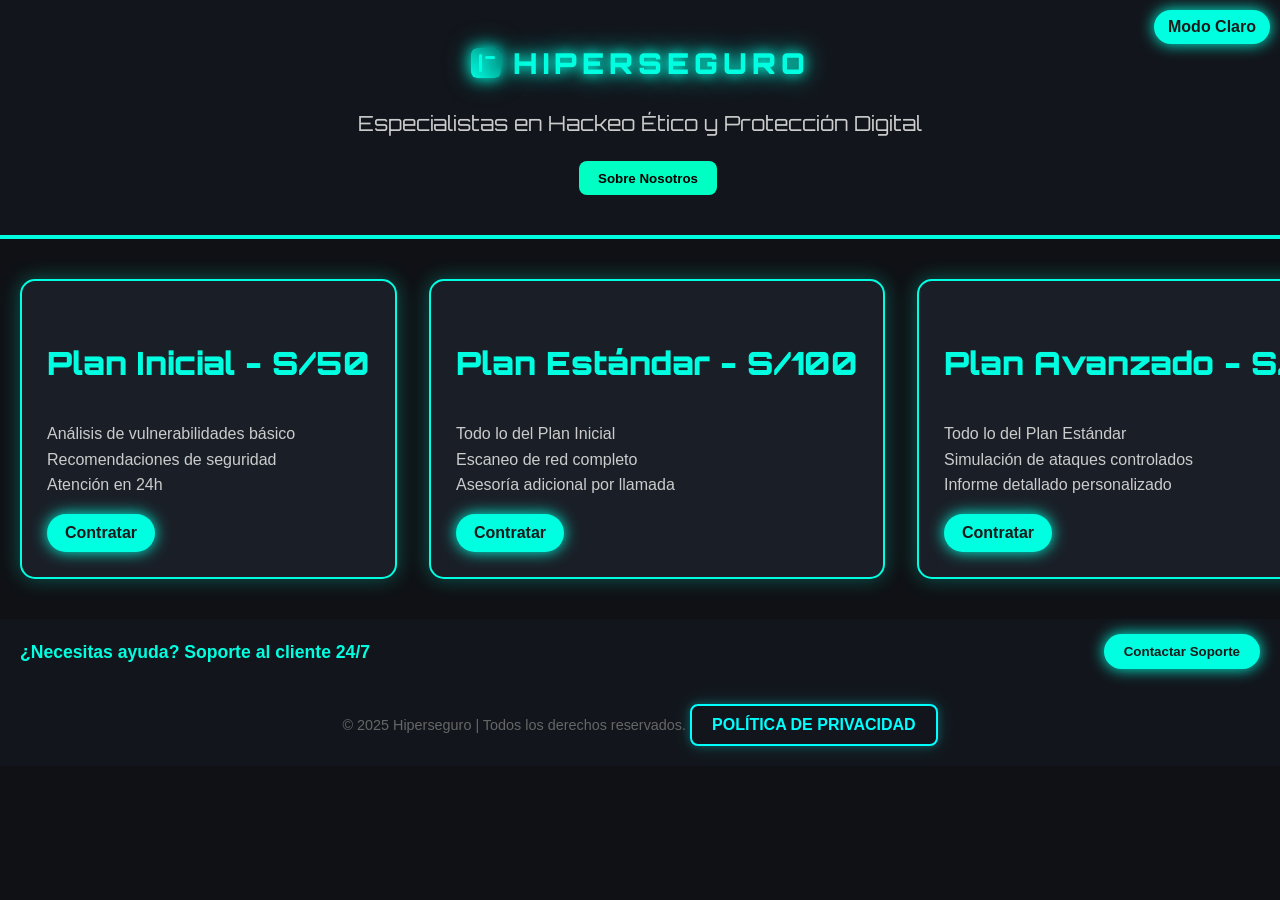
<file: index.html>
<!DOCTYPE html>
<html lang="es">
<head>
  <meta charset="UTF-8" />
  <meta name="viewport" content="width=device-width, initial-scale=1" />
  <title>Hiperseguro | Ciberseguridad y Hackeo Ético</title>
  <link href="https://fonts.googleapis.com/css2?family=Orbitron:wght@400;700&display=swap" rel="stylesheet" />
  <style>
    :root {
      --primario: #00ffe1;
      --fondo-oscuro: #0f1115;
      --fondo-claro: #f4f4f4;
      --texto-oscuro: #1a1a1a;
      --texto-claro: #fff;
      --plan-bg-oscuro: #1a1f27;
      --plan-bg-claro: #e0f7f9;
      --plan-border: #00ffe1;
      --gris-claro: #ccc;
      --gris-oscuro: #444;
      --shadow-plan: rgba(0, 255, 225, 0.3);
      --font: 'Segoe UI', Tahoma, Geneva, Verdana, sans-serif;
      --font-futurista: 'Orbitron', sans-serif;
    }

    body {
      font-family: var(--font);
      margin: 0;
      padding: 0;
      background-color: var(--fondo-oscuro);
      color: var(--texto-claro);
      line-height: 1.6;
      overflow-x: hidden;
      transition: background-color 0.4s, color 0.4s;
    }

    body.modo-claro {
      background-color: var(--fondo-claro);
      color: var(--texto-oscuro);
    }

    header {
      background-color: #12161c;
      padding: 40px 20px;
      text-align: center;
      border-bottom: 4px solid var(--primario);
      user-select: none;
      font-family: var(--font-futurista);
    }

    header.modo-claro {
      background-color: #e5f6f8;
      border-color: #007a71;
      color: var(--texto-oscuro);
    }

    header h1 {
      font-size: 2.8em;
      margin-bottom: 10px;
      color: var(--primario);
      text-shadow: 0 0 10px var(--primario);
    }

    header.modo-claro h1 {
      color: #007a71;
      text-shadow: none;
    }

    header p {
      font-size: 1.3em;
      color: #cccccc;
    }

    header.modo-claro p {
      color: #444;
    }

    .logo-hiper {
      margin-bottom: 1rem;
      display: flex;
      justify-content: center;
      align-items: center;
    }

    .logo-container {
      display: flex;
      align-items: center;
      gap: 12px;
    }

    .logo-square {
      width: 30px;
      height: 30px;
      background: linear-gradient(45deg, #00ffe1, #007a71);
      box-shadow: 0 0 15px #00ffe1, 0 0 25px #007a71;
      animation: rotar 4s linear infinite;
      border-radius: 6px;
      position: relative;
    }

    .logo-square::before,
    .logo-square::after {
      content: '';
      position: absolute;
      border-radius: 3px;
      background: #00ffe1;
      box-shadow: 0 0 10px #00ffe1;
    }

    .logo-square::before {
      top: 6px;
      left: 8px;
      width: 3px;
      height: 18px;
      animation: parpadear 3s infinite;
    }

    .logo-square::after {
      top: 8px;
      left: 14px;
      width: 10px;
      height: 3px;
      animation: parpadear 2s infinite;
    }

    @keyframes rotar {
      0% {
        transform: rotate(0deg);
      }
      100% {
        transform: rotate(360deg);
      }
    }

    @keyframes parpadear {
      0%,
      100% {
        opacity: 1;
      }
      50% {
        opacity: 0.3;
      }
    }

    .logo-text {
      font-family: var(--font-futurista);
      font-weight: 900;
      font-size: 1.8rem;
      color: var(--primario);
      text-shadow: 0 0 12px var(--primario), 0 0 25px #00ffe1;
      letter-spacing: 5px;
      text-transform: uppercase;
    }

    .modo-claro .logo-text {
      color: #007a71;
      text-shadow: none;
    }

    #modoToggle {
      position: fixed;
      top: 10px;
      right: 10px;
      z-index: 1000;
      background: var(--primario);
      border: none;
      font-size: 1rem;
      cursor: pointer;
      color: var(--texto-oscuro);
      padding: 8px 14px;
      border-radius: 25px;
      font-weight: 700;
      box-shadow: 0 0 15px var(--primario);
      user-select: none;
      transition: background-color 0.4s, color 0.4s;
    }

    body.modo-claro #modoToggle {
      background: #007a71;
      color: var(--texto-claro);
      box-shadow: 0 0 15px #007a71;
    }

    #planes {
      padding: 40px 20px;
      display: flex;
      gap: 2rem;
      overflow-x: auto;
      scroll-snap-type: x mandatory;
      -webkit-overflow-scrolling: touch;
      scroll-behavior: smooth;
      cursor: grab;
    }

    .plan {
      background-color: var(--plan-bg-oscuro);
      border: 2px solid var(--plan-border);
      border-radius: 15px;
      padding: 25px;
      min-width: 280px;
      scroll-snap-align: center;
      box-shadow: 0 0 20px var(--shadow-plan);
      flex-shrink: 0;
      color: #ccc;
      transition: background-color 0.4s, color 0.4s;
    }

    body.modo-claro .plan {
      background-color: var(--plan-bg-claro);
      border-color: #007a71;
      color: var(--texto-oscuro);
    }

    .plan h3 {
      font-family: var(--font-futurista);
      font-weight: 900;
      font-size: 2rem;
      color: var(--primario);
      transition: color 0.4s;
    }

    body.modo-claro .plan h3 {
      color: #007a71;
    }

    .plan ul {
      list-style: none;
      padding: 0;
    }

    .plan button {
      background-color: var(--primario);
      border: none;
      color: var(--texto-oscuro);
      font-weight: 700;
      padding: 10px 18px;
      font-size: 1rem;
      border-radius: 30px;
      box-shadow: 0 0 15px var(--primario);
      cursor: pointer;
      transition: background-color 0.4s, color 0.4s;
    }

    body.modo-claro .plan button {
      background-color: #007a71;
      color: var(--texto-claro);
      box-shadow: 0 0 15px #007a71;
    }

    .modal {
      position: fixed;
      top: 0;
      left: 0;
      width: 100%;
      height: 100%;
      background: rgba(0, 0, 0, 0.8);
      display: flex;
      align-items: center;
      justify-content: center;
      z-index: 999;
    }

    .oculto {
      display: none;
    }

    .contenido-modal {
      text-align: center;
      background: #111;
      padding: 2rem;
      border-radius: 10px;
      color: white;
    }

    .barra-externa {
      background: #333;
      border-radius: 10px;
      overflow: hidden;
      margin-top: 1rem;
    }

    .barra-interna {
      height: 10px;
      background: #00ffff;
      width: 0%;
      transition: width 0.2s;
    }

    .figura {
      position: absolute;
      background: #00ffff;
      z-index: -1;
      animation: flotar 4s infinite ease-in-out;
    }

    @keyframes flotar {
      0%,
      100% {
        transform: translateY(0);
      }
      50% {
        transform: translateY(-10px);
      }
    }

    footer {
      text-align: center;
      padding: 20px;
      font-size: 0.9rem;
      background-color: #12161c;
      color: #666;
      user-select: none;
    }
    

    body.modo-claro footer {
      background-color: #e5f6f8;
      color: #444;
    }

    /* Sección soporte cliente */
    #soporteCliente {
      background: #12161c;
      color: #00ffe1;
      padding: 15px 20px;
      display: flex;
      justify-content: space-between;
      align-items: center;
      gap: 1rem;
      flex-wrap: wrap;
      user-select: none;
    }

    body.modo-claro #soporteCliente {
      background: #e0f7f9;
      color: #007a71;
    }

    #soporteCliente p {
      margin: 0;
      font-weight: 700;
      font-size: 1.1rem;
    }

    #soporteCliente button {
      background-color: var(--primario);
      border: none;
      padding: 10px 20px;
      font-weight: 700;
      color: var(--texto-oscuro);
      border-radius: 25px;
      cursor: pointer;
      box-shadow: 0 0 15px var(--primario);
      transition: background-color 0.4s, color 0.4s;
    }

    body.modo-claro #soporteCliente button {
      background-color: #007a71;
      color: var(--texto-claro);
      box-shadow: 0 0 15px #007a71;
    }

    #pantallaSobre {
  position: fixed; top: 0; left: 0; width: 100%; height: 100%;
  background: linear-gradient(135deg, #111, #333);
  color: #f5f5f5;
  display: flex; justify-content: center; align-items: center;
  padding: 2rem;
  z-index: 10000;
  transition: opacity 0.5s;
}

#pantallaSobre.oculto {
  display: none;
}

.contenido-sobre {
  max-width: 700px;
  background: rgba(255,255,255,0.05);
  padding: 2rem;
  border-radius: 15px;
  box-shadow: 0 0 20px rgba(255,255,255,0.1);
  text-align: center;
  animation: fadeIn 0.6s ease-out;
}

.contenido-sobre h2 {
  font-size: 2rem;
  margin-bottom: 1rem;
  color: #00ffc3;
}

.contenido-sobre p {
  font-size: 1.1rem;
  line-height: 1.6;
  margin-bottom: 1rem;
}

.contenido-sobre button {
  padding: 0.7rem 1.5rem;
  background: #00ffc3;
  border: none;
  border-radius: 8px;
  color: #000;
  cursor: pointer;
  font-weight: bold;
  transition: background 0.3s;
}

.contenido-sobre button:hover {
  background: #00ccaa;
}

@keyframes fadeIn {
  from { opacity: 0; transform: scale(0.95); }
  to { opacity: 1; transform: scale(1); }
}

#btnSobre {
  padding: 0.6rem 1.2rem;
  background: #00ffc3;
  border: none;
  border-radius: 8px;
  color: #000;
  font-weight: bold;
  cursor: pointer;
  margin-left: 1rem;
  transition: background 0.3s, transform 0.2s;
}

#btnSobre:hover {
  background: #00ccaa;
  transform: scale(1.05);
}

@import url('https://fonts.googleapis.com/css2?family=Orbitron:wght@700&display=swap');

/* Pantalla completa */
#loader {
  position: fixed;
  inset: 0;
  display: flex;
  justify-content: center;
  align-items: center;
  background: #000;
  z-index: 99999;
  transition: opacity 0.6s ease-out, visibility 0s 0.6s;
}

#loader.fade-out {
  opacity: 0;
  visibility: hidden;
}

.loader-contenido {
  text-align: center;
}

/* Efecto de relleno desde blanco a gradiente */
.texto-relleno {
  font-family: 'Orbitron', sans-serif;
  font-size: clamp(2rem, 10vw, 8rem);
  letter-spacing: 0.15em;
  text-transform: uppercase;
  background: linear-gradient(90deg, #00ffc3, #00ccff);
  background-size: 0% 100%;
  background-repeat: no-repeat;
  background-clip: text;
  -webkit-background-clip: text;
  color: white;
  animation: llenarTexto 2s forwards ease-in-out;
}

@keyframes llenarTexto {
  from {
    background-size: 0% 100%;
    color: white;
  }
  to {
    background-size: 100% 100%;
    color: transparent;
  }
}

.loader-slogan {
  margin-top: 0.5rem;
  font-size: clamp(0.8rem, 2.5vw, 1.2rem);
  color: #00ffc3;
  text-shadow: 0 0 8px rgba(0, 255, 195, 0.8);
}


.loader-slogan {
  margin-top: 0.5rem;
  font-size: clamp(0.8rem, 2.5vw, 1.2rem);
  color: #00ffc3;
  text-shadow: 0 0 8px rgba(0, 255, 195, 0.8);
}

#notificaciones-container {
  position: fixed;
  bottom: 20px;
  left: 20px;
  z-index: 9999;
}

.notificacion {
  background: #0a0a0a;
  color: #0ff;
  padding: 12px 16px;
  margin-bottom: 10px;
  border-radius: 8px;
  box-shadow: 0 0 12px #0ff;
  font-weight: bold;
  font-family: 'Arial Black', sans-serif;
  animation: slideIn 0.4s ease-out;
}

@keyframes slideIn {
  from { transform: translateX(-50px); opacity: 0; }
  to { transform: translateX(0); opacity: 1; }
}

.modal-politica {
  position: fixed;
  top: 0;
  left: 0;
  width: 100%;
  height: 100%;
  background-color: rgba(15, 15, 15, 0.95);
  z-index: 99999;
  display: flex;
  justify-content: center;
  align-items: center;
  color: white;
  padding: 2rem;
}

.modal-politica h2 {
  margin-top: 0;
  color: #00ffff;
  font-size: 2rem;
}

.contenido-politica {
  background-color: #111;
  border: 2px solid #00ffff;
  border-radius: 12px;
  max-width: 600px;
  padding: 1.5rem;
  text-align: left;
  font-size: 1rem;
  box-shadow: 0 0 20px #00ffff88;
}

.modal-politica button {
  margin-top: 1rem;
  padding: 0.5rem 1rem;
  background: #00ffff;
  color: black;
  border: none;
  border-radius: 6px;
  cursor: pointer;
  font-weight: bold;
  transition: 0.3s;
}

.modal-politica button:hover {
  background: white;
}

.oculto {
  display: none;
}

  .notificacion {
    position: fixed;
    bottom: 20px;
    left: 20px;
    background: #111;
    color: #fff;
    padding: 12px 18px;
    border-radius: 8px;
    box-shadow: 0 0 12px rgba(0, 255, 204, 0.6);
    font-family: Arial, sans-serif;
    font-size: 14px;
    opacity: 0;
    animation: aparecer 0.5s forwards, desaparecer 0.5s forwards 4.5s;
    z-index: 9999;
  }

  @keyframes aparecer {
    from { opacity: 0; transform: translateY(20px); }
    to { opacity: 1; transform: translateY(0); }
  }

  @keyframes desaparecer {
    to { opacity: 0; transform: translateY(20px); }
  }

  #cursorCanvas {
  position: fixed;
  top: 0;
  left: 0;
  pointer-events: none;
  z-index: 9999;
}

.boton-neon {
  background-color: transparent;
  color: #00ffff;
  border: 2px solid #00ffff;
  border-radius: 8px;
  padding: 10px 20px;
  font-size: 1rem;
  font-weight: bold;
  cursor: pointer;
  transition: all 0.3s ease;
  text-transform: uppercase;
  box-shadow: 0 0 8px #00ffff44, 0 0 20px #00ffff22;
  position: relative;
  overflow: hidden;
}

.boton-neon:hover {
  background-color: #00ffff;
  color: #000;
  box-shadow: 0 0 12px #00ffff, 0 0 30px #00ffff99;
  transform: scale(1.05);
}



  </style>
</head>

<!-- LOADER INICIAL -->
<div id="loader">
  <div class="loader-contenido">
    <h1 class="texto-relleno">HIPERSEGURO</h1>
    <p class="loader-slogan">Especialistas en Hackeo Ético y Protección Digital</p>
  </div>
</div>


<body>
   
 <body>
  
  <!-- CABECERA CON BOTONES -->
  <header id="header">
    <div class="logo-hiper">
      <div class="logo-container">
        <div class="logo-square"></div>
        <div class="logo-text">HIPERSEGURO</div>
      </div>
    </div>
    <p>Especialistas en Hackeo Ético y Protección Digital</p>

    <!-- Botones de interacción -->
    <div class="botones-superiores">
      <button id="modoToggle">Modo Oscuro</button>
      <button id="btnSobre">Sobre Nosotros</button>
    </div>

  </header>

  
 
  <!-- AQUÍ VIENE TODO EL CONTENIDO DE TU PÁGINA: PLANES, SECCIONES, ETC. -->

  <!-- MODAL SOBRE NOSOTROS -->
  <div id="pantallaSobre" class="oculto">
    <div class="contenido-sobre">
      <h2>Sobre Hiperseguro</h2>
      <p>
        Hiperseguro es una organización enfocada en la protección digital, promoviendo el uso ético de la tecnología y el hackeo ético como herramienta de prevención.
      </p>
      <p><strong>Disclaimer:</strong> Todos los servicios están orientados a la seguridad y prevención. No promovemos el uso indebido del conocimiento técnico ni actividades ilegales.</p>
      <p>Nuestra misión es proteger a personas y empresas del cibercrimen, mediante auditorías, capacitaciones y respuestas proactivas.</p>
      <button id="btnCerrarSobre">Volver</button>
    </div>
  </div>
</body>

<div id="politicaModal" class="modal-politica oculto">
  <div class="contenido-politica">
    <h2>Política de Privacidad</h2>
    <p>
      En Hiperseguro valoramos tu privacidad. La información que proporcionas es utilizada únicamente para fines de contacto, contratación de servicios y mejora continua. No compartimos tus datos con terceros sin tu consentimiento.
    </p>
    <p>
      Al interactuar con nuestros servicios, aceptas que podamos utilizar tecnologías como WhatsApp para comunicarnos contigo, y que los datos ingresados en los formularios serán tratados de forma segura y confidencial.
    </p>
    <p>
      Puedes solicitar la eliminación de tus datos escribiéndonos directamente. Esta política puede actualizarse sin previo aviso.
    </p>
    <button id="cerrarPolitica">Volver</button>
  </div>
</div>


  <section id="planes">
    <!-- planes aquí (igual que antes) -->
    <div class="plan">
      <h3>Plan Inicial - S/50</h3>
      <ul>
        <li>Análisis de vulnerabilidades básico</li>
        <li>Recomendaciones de seguridad</li>
        <li>Atención en 24h</li>
      </ul>
      <button onclick="pagar('Plan Inicial')">Contratar</button>
    </div>
    <!-- resto de planes igual -->
    <div class="plan">
      <h3>Plan Estándar - S/100</h3>
      <ul>
        <li>Todo lo del Plan Inicial</li>
        <li>Escaneo de red completo</li>
        <li>Asesoría adicional por llamada</li>
      </ul>
      <button onclick="pagar('Plan Estándar')">Contratar</button>
    </div>

    <div class="plan">
      <h3>Plan Avanzado - S/200</h3>
      <ul>
        <li>Todo lo del Plan Estándar</li>
        <li>Simulación de ataques controlados</li>
        <li>Informe detallado personalizado</li>
      </ul>
      <button onclick="pagar('Plan Avanzado')">Contratar</button>
    </div>

    <div class="plan">
      <h3>Plan Profesional - S/350</h3>
      <ul>
        <li>Todo lo del Plan Avanzado</li>
        <li>Auditoría total de sistemas</li>
        <li>Soporte prioritario</li>
      </ul>
      <button onclick="pagar('Plan Profesional')">Contratar</button>
    </div>

    <div class="plan">
      <h3>Plan Corporativo - S/500</h3>
      <ul>
        <li>Todo lo del Plan Profesional</li>
        <li>Capacitación en ciberseguridad</li>
        <li>Reporte mensual continuo</li>
      </ul>
      <button onclick="pagar('Plan Corporativo')">Contratar</button>
    </div>

    <div class="plan">
      <h3>Plan Empresarial - S/700</h3>
      <ul>
        <li>Todo lo del Plan Corporativo</li>
        <li>Evaluación mensual de amenazas</li>
        <li>Consultoría estratégica permanente</li>
      </ul>
      <button onclick="pagar('Plan Empresarial')">Contratar</button>
    </div>

    <div class="plan">
      <h3>Plan Elite - S/1000</h3>
      <ul>
        <li>Todo lo del Plan Empresarial</li>
        <li>Monitoreo 24/7</li>
        <li>Soporte en tiempo real</li>
      </ul>
      <button onclick="pagar('Plan Elite')">Contratar</button>
    </div>

    <div class="plan">
      <h3>Plan Red Shield - S/1500</h3>
      <ul>
        <li>Todo lo del Plan Elite</li>
        <li>Protección contra amenazas persistentes</li>
        <li>Equipos dedicados de respuesta</li>
      </ul>
      <button onclick="pagar('Plan Red Shield')">Contratar</button>
    </div>

    <div class="plan">
      <h3>Plan Titan - S/2000</h3>
      <ul>
        <li>Todo lo del Plan Red Shield</li>
        <li>Auditorías trimestrales avanzadas</li>
        <li>Capacitación continua para el equipo</li>
      </ul>
      <button onclick="pagar('Plan Titan')">Contratar</button>
    </div>

    <div class="plan">
      <h3>Plan Fénix - S/3000</h3>
      <ul>
        <li>Todo lo del Plan Titan</li>
        <li>Respuesta inmediata a incidentes</li>
        <li>Consultoría estratégica global</li>
      </ul>
      <button onclick="pagar('Plan Fénix')">Contratar</button>
    </div>
  </section>

  <canvas id="cursorCanvas"></canvas>
  <section id="soporteCliente">
    <p>¿Necesitas ayuda? Soporte al cliente 24/7</p>
    <button id="contactoSoporte">Contactar Soporte</button>
  </section>

  <footer>
    &copy; 2025 Hiperseguro | Todos los derechos reservados.
          <button id="btnPolitica" class="boton-neon">Política de Privacidad</button>
  </footer>

  <script>
   const modoToggle = document.getElementById('modoToggle');
  const body = document.body;

  function actualizarTextoBoton() {
    modoToggle.textContent = body.classList.contains('modo-claro') ? 'Modo Oscuro' : 'Modo Claro';
  }

  modoToggle.addEventListener('click', () => {
    body.classList.toggle('modo-claro');
    actualizarTextoBoton();
  });

  actualizarTextoBoton();

  // Scroll horizontal rápido en planes
  const contenedorPlanes = document.getElementById('planes');
  contenedorPlanes.addEventListener('wheel', (e) => {
    e.preventDefault();
    contenedorPlanes.scrollLeft += e.deltaY * 3;
  });

  // Función general para iniciar carga y redirigir a WhatsApp
  function iniciarCargaRedireccion(destino = 'soporte', plan = '') {
    const modal = document.createElement('div');
    modal.classList.add('modal');
    modal.innerHTML = `
      <div class="contenido-modal">
        <p>${destino === 'soporte' ? 'Conectando con soporte...' : `Contratando ${plan}...`}</p>
        <div class="barra-externa">
          <div class="barra-interna" id="barraCarga"></div>
        </div>
      </div>
    `;
    document.body.appendChild(modal);

    let progreso = 0;
    const barra = modal.querySelector('#barraCarga');

    const intervalo = setInterval(() => {
      progreso += Math.random() * 90;
      barra.style.width = `${progreso}%`;

      if (progreso >= 100) {
        clearInterval(intervalo);
        document.body.removeChild(modal);
        const mensaje = destino === 'soporte'
          ? 'Hola, necesito soporte con Hiperseguro.'
          : `Hola, quiero contratar el ${plan}.`;
        const numero = '51974853331';
        const url = `https://wa.me/${numero}?text=${encodeURIComponent(mensaje)}`;
        window.open(url, '_blank');
      }
    }, 100);
  }

  // Botón contacto soporte
  const btnSoporte = document.getElementById('contactoSoporte');
  btnSoporte.addEventListener('click', () => {
    iniciarCargaRedireccion('soporte');
  });

  // Función de pago al contratar
  function pagar(plan) {
    iniciarCargaRedireccion('plan', plan);
  }

  function ajustarEscala() {
    const anchoVentana = window.innerWidth;
    const altoVentana = window.innerHeight;
    const dpr = window.devicePixelRatio || 1;

    // Ancho base considerado como "seguro"
    const anchoBase = 390; // iPhone 12 en vertical, por ejemplo

    // Escala según el ancho disponible
    const escala = anchoVentana / anchoBase;

    // Si el ancho es menor que el base, se escala; si no, se deja tal cual
    if (anchoVentana < anchoBase) {
      document.body.style.transform = `scale(${escala})`;
      document.body.style.transformOrigin = 'top left';
      document.body.style.width = `${100 / escala}%`; // Ajusta el ancho para evitar scroll horizontal
    } else {
      // Restaura a normal si ya no es necesario escalar
      document.body.style.transform = '';
      document.body.style.transformOrigin = '';
      document.body.style.width = '';
    }

    // Opcional: puedes detectar orientación para hacer ajustes adicionales
    const esVertical = altoVentana > anchoVentana;
    document.body.classList.toggle('modo-vertical', esVertical);
    document.body.classList.toggle('modo-horizontal', !esVertical);
  }

  // Ejecutar en eventos relevantes
  window.addEventListener('load', ajustarEscala);
  window.addEventListener('resize', ajustarEscala);
  window.addEventListener('orientationchange', ajustarEscala);

  document.getElementById('btnSobre').addEventListener('click', () => {
  document.getElementById('pantallaSobre').classList.remove('oculto');
});

document.getElementById('btnCerrarSobre').addEventListener('click', () => {
  document.getElementById('pantallaSobre').classList.add('oculto');
});

document.addEventListener('DOMContentLoaded', () => {
  const loader = document.getElementById('loader');
  const loaderText = document.querySelector('.loader-text');

  // Espera a que termine la animación ::before
  loaderText.addEventListener('animationend', () => {
    loader.classList.add('fade-out');
  }, { once: true });
});


document.addEventListener('DOMContentLoaded', () => {
  const loader = document.getElementById('loader');
  const texto = document.querySelector('.texto-relleno');

  texto.addEventListener('animationend', () => {
    loader.classList.add('fade-out');
  });
});

// Notificaciones falsas de actividad cada 15 segundos
  const nombres = ["Carlos", "Lucía", "Jorge", "Ana", "Pedro", "Valeria", "Luis", "Camila", "Sofía", "Diego"];
  const ciudades = ["Lima", "Arequipa", "Cusco", "Trujillo", "Piura", "Chiclayo", "Iquitos", "Tacna", "Huancayo", "Puno"];

  const acciones = [
    "contrató",
    "está explorando",
    "eligió",
    "está revisando",
    "preguntó por",
    "consultó sobre",
    "activó",
    "revisó",
    "está usando",
    "está comparando",
    "está viendo",
    "verificó",
    "accedió al WhatsApp de negocios"
  ];

  const objetos = [
    "el Plan Inicial",
    "el Plan Estándar",
    "el Plan Profesional",
    "el Plan Titan",
    "el Plan Red Shield",
    "la sección de planes",
    "el soporte técnico",
    "el proceso de pago",
    "la política de privacidad",
    "la comparativa de planes",
    "el sistema de seguridad",
    "la interfaz principal",
    "la pantalla de inicio",
    "la sección de contacto"
  ];

  function generarMensaje() {
    const nombre = nombres[Math.floor(Math.random() * nombres.length)];
    const ciudad = ciudades[Math.floor(Math.random() * ciudades.length)];
    const accion = acciones[Math.floor(Math.random() * acciones.length)];
    const objeto = objetos[Math.floor(Math.random() * objetos.length)];
    return `${nombre} de ${ciudad} ${accion} ${objeto}`;
  }

  function mostrarNotificacion() {
    const noti = document.createElement("div");
    noti.classList.add("notificacion");
    noti.textContent = generarMensaje();
    document.body.appendChild(noti);

    const sonido = document.getElementById("notiSound");
    if (sonido) sonido.play();

    setTimeout(() => {
      noti.remove();
    }, 5000);
  }

  // Muestra una notificación cada 8 segundos
 
  setInterval(mostrarNotificacion, 8000);



  const canvas = document.getElementById("cursorCanvas");
  const ctx = canvas.getContext("2d");

  let width, height;
  function resizeCanvas() {
    width = window.innerWidth;
    height = window.innerHeight;
    canvas.width = width;
    canvas.height = height;
  }
  resizeCanvas();
  window.addEventListener("resize", resizeCanvas);

  let particles = [];

  document.addEventListener("mousemove", function (e) {
    for (let i = 0; i < 5; i++) {
      particles.push({
        x: e.clientX,
        y: e.clientY,
        radius: Math.random() * 3 + 1,
        alpha: 1,
        dx: (Math.random() - 0.5) * 2,
        dy: (Math.random() - 0.5) * 2,
      });
    }
  });

  function animateParticles() {
    ctx.clearRect(0, 0, width, height);

    particles.forEach((p, i) => {
      p.x += p.dx;
      p.y += p.dy;
      p.alpha -= 0.02;
      if (p.alpha <= 0) {
        particles.splice(i, 1);
      } else {
        ctx.beginPath();
        ctx.arc(p.x, p.y, p.radius, 0, Math.PI * 2);
        ctx.fillStyle = `rgba(0, 255, 255, ${p.alpha})`; // color cian brillante
        ctx.fill();
      }
    });

    requestAnimationFrame(animateParticles);
  }

  animateParticles();


  const btnPolitica = document.getElementById('btnPolitica');
const modalPolitica = document.getElementById('politicaModal');
const cerrarPolitica = document.getElementById('cerrarPolitica');

btnPolitica.addEventListener('click', () => {
  modalPolitica.classList.remove('oculto');
});

cerrarPolitica.addEventListener('click', () => {
  modalPolitica.classList.add('oculto');
});

  ctx.fillStyle = `rgba(0, 255, 255, ${p.alpha})`;



  </script>

</body>
</html>
</file>
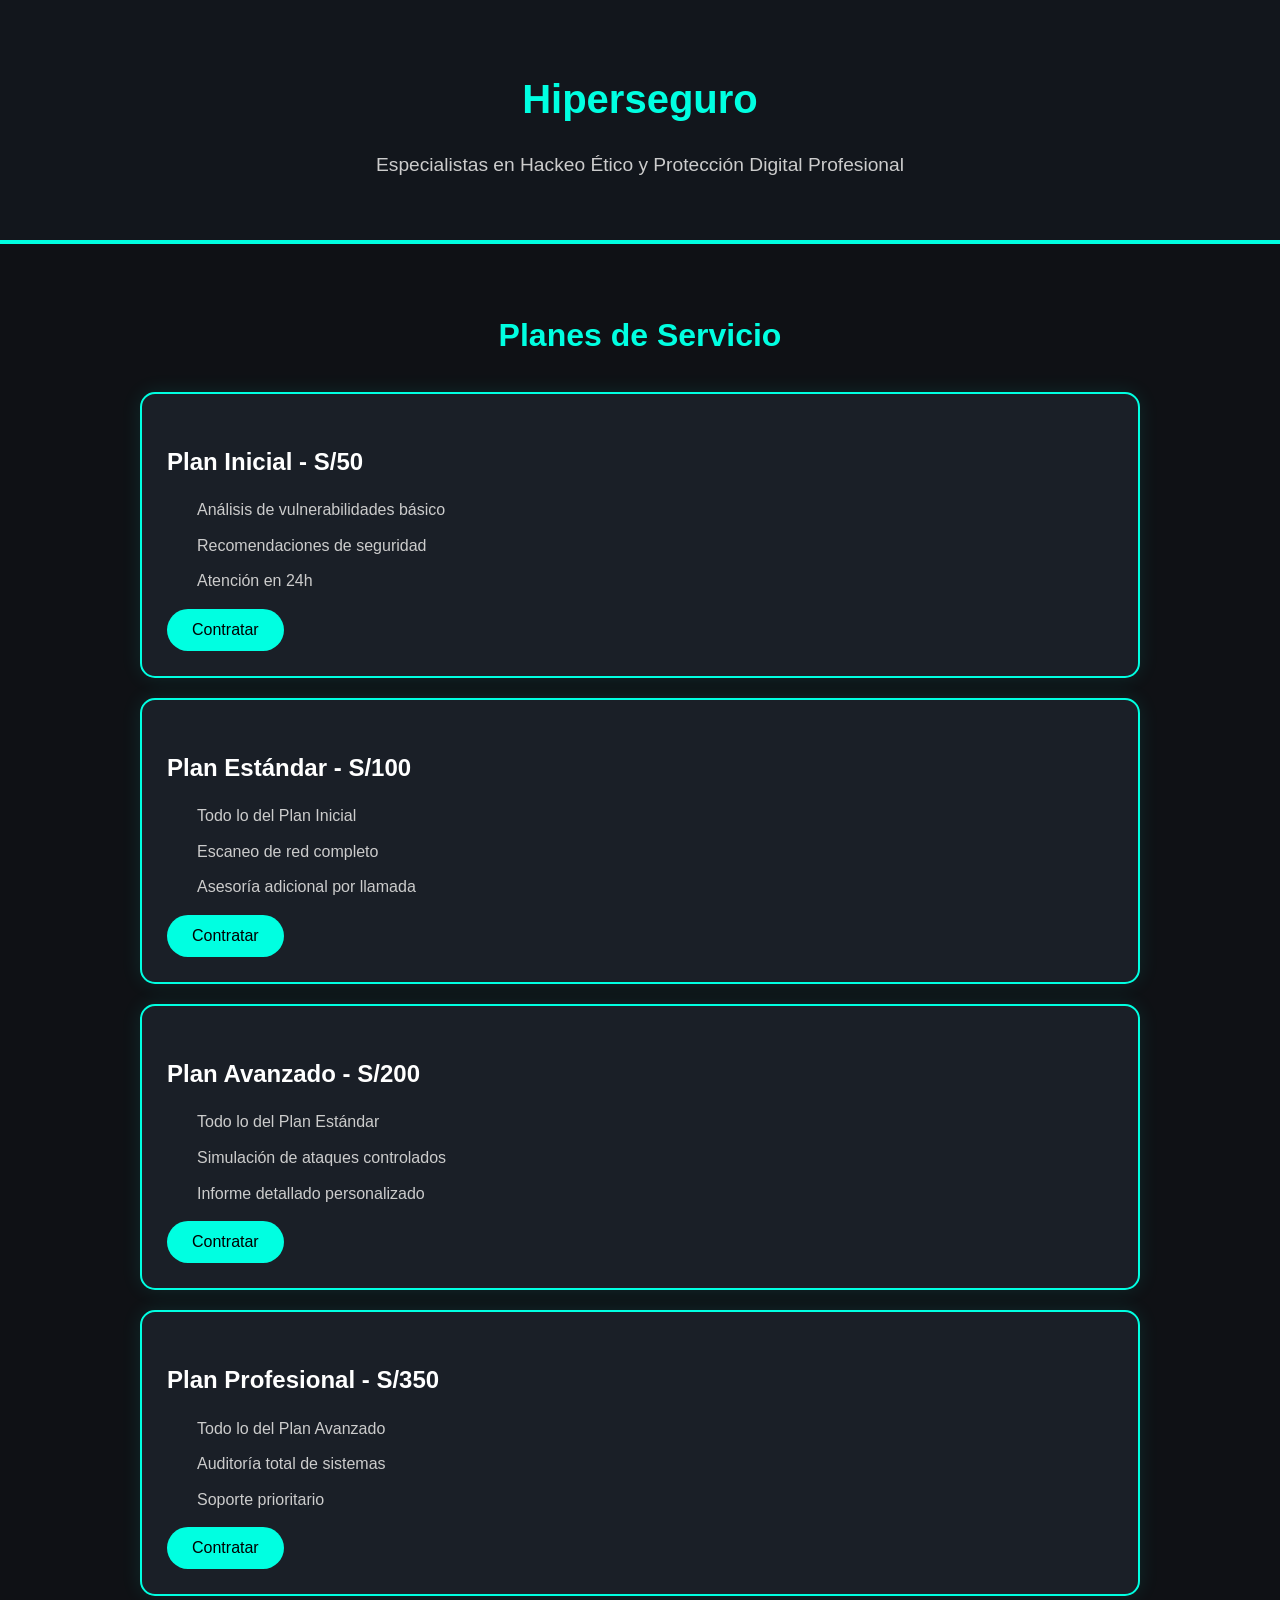
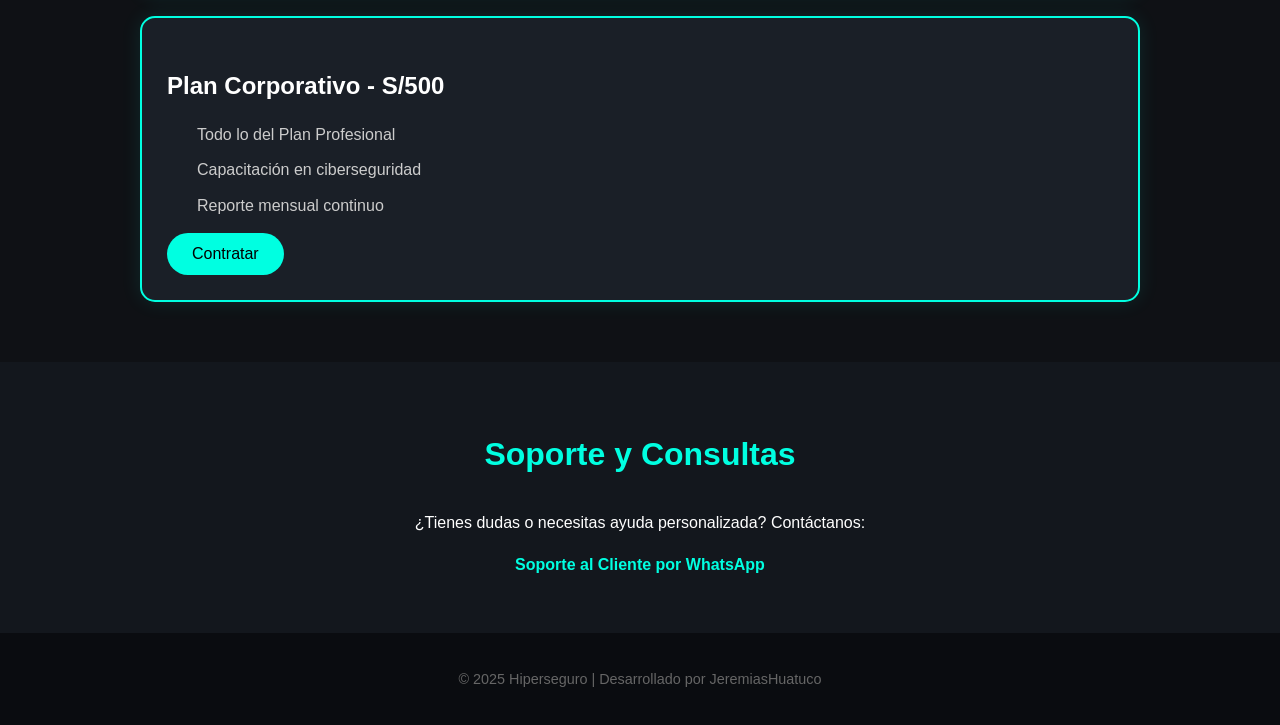
<file: dx.html>
<!DOCTYPE html>
<html lang="es">
<head>
  <meta charset="UTF-8" />
  <meta name="viewport" content="width=device-width, initial-scale=1" />
  <title>Hiperseguro | Ciberseguridad y Hackeo Ético</title>
  <link rel="stylesheet" href="xd.css" />
</head>
<body>

  <header>
    <h1 class="titulo-animado">Hiperseguro</h1>
    <p class="subtitulo-animado">Especialistas en Hackeo Ético y Protección Digital Profesional</p>
  </header>

  <section id="planes">
    <h2>Planes de Servicio</h2>

    <div class="plan">
      <h3>Plan Inicial - S/50</h3>
      <ul>
        <li>Análisis de vulnerabilidades básico</li>
        <li>Recomendaciones de seguridad</li>
        <li>Atención en 24h</li>
      </ul>
      <button onclick="pagar('Plan Inicial')">Contratar</button>
    </div>

    <div class="plan">
      <h3>Plan Estándar - S/100</h3>
      <ul>
        <li>Todo lo del Plan Inicial</li>
        <li>Escaneo de red completo</li>
        <li>Asesoría adicional por llamada</li>
      </ul>
      <button onclick="pagar('Plan Estándar')">Contratar</button>
    </div>

    <div class="plan">
      <h3>Plan Avanzado - S/200</h3>
      <ul>
        <li>Todo lo del Plan Estándar</li>
        <li>Simulación de ataques controlados</li>
        <li>Informe detallado personalizado</li>
      </ul>
      <button onclick="pagar('Plan Avanzado')">Contratar</button>
    </div>

    <div class="plan">
      <h3>Plan Profesional - S/350</h3>
      <ul>
        <li>Todo lo del Plan Avanzado</li>
        <li>Auditoría total de sistemas</li>
        <li>Soporte prioritario</li>
      </ul>
      <button onclick="pagar('Plan Profesional')">Contratar</button>
    </div>

    <div class="plan">
      <h3>Plan Corporativo - S/500</h3>
      <ul>
        <li>Todo lo del Plan Profesional</li>
        <li>Capacitación en ciberseguridad</li>
        <li>Reporte mensual continuo</li>
      </ul>
      <button onclick="pagar('Plan Corporativo')">Contratar</button>
    </div>
  </section>

  <!-- Modal de carga -->
  <div id="modalCarga" class="modal oculto">
    <div class="contenido-modal">
      <h2>Procesando <span id="planSeleccionado"></span>...</h2>
      <p>Redirigiendo al soporte por WhatsApp</p>
      <div class="barra-externa">
        <div class="barra-interna" id="barraInterna"></div>
      </div>
      <div class="figuras" id="figuras"></div>
    </div>
  </div>

  <section id="contacto">
    <h2>Soporte y Consultas</h2>
    <p>¿Tienes dudas o necesitas ayuda personalizada? Contáctanos:</p>
    <p>
      <a href="https://wa.me/51974853331?text=Hola,%20necesito%20ayuda%20con%20mi%20servicio%20Hiperseguro" target="_blank">
        Soporte al Cliente por WhatsApp
      </a>
    </p>
  </section>

  <footer>
    <p>&copy; 2025 Hiperseguro | Desarrollado por JeremiasHuatuco</p>
  </footer>

  <script>
    function pagar(plan) {
      const modal = document.getElementById('modalCarga');
      const planTexto = document.getElementById('planSeleccionado');
      const barra = document.getElementById('barraInterna');
      const figuras = document.getElementById('figuras');

      planTexto.textContent = plan;
      modal.classList.remove('oculto');

      // Fondo con figuras decorativas
      figuras.innerHTML = '';
      for (let i = 0; i < 20; i++) {
        const figura = document.createElement('div');
        figura.classList.add('figura');
        figura.style.left = Math.random() * 100 + '%';
        figura.style.top = Math.random() * 100 + '%';
        figura.style.width = Math.random() * 30 + 10 + 'px';
        figura.style.height = figura.style.width;
        figura.style.opacity = 0.08;
        figura.style.borderRadius = Math.random() > 0.5 ? '50%' : '4px';
        figuras.appendChild(figura);
      }

      // Animación de barra de carga
      let porcentaje = 0;
      barra.style.width = '0%';
      let intervalo = setInterval(() => {
        porcentaje += 4;
        barra.style.width = porcentaje + '%';
        if (porcentaje >= 100) {
          clearInterval(intervalo);
          const mensaje = encodeURIComponent(`Hola, quiero contratar el ${plan} de Hiperseguro.`);
          window.location.href = `https://wa.me/51974853331?text=${mensaje}`;
        }
      }, 80);
    }
  </script>

</body>
</html>
</file>
<file: xd.css>
/* Estilos generales */
body {
    font-family: 'Segoe UI', Tahoma, Geneva, Verdana, sans-serif;
    margin: 0;
    padding: 0;
    background-color: #0f1115;
    color: #ffffff;
    line-height: 1.6;
  }
  
  header {
    background-color: #12161c;
    padding: 40px 20px;
    text-align: center;
    border-bottom: 4px solid #00ffe1;
  }
  
  header h1 {
    font-size: 2.5em;
    margin-bottom: 10px;
    color: #00ffe1;
  }
  
  header p {
    font-size: 1.2em;
    color: #cccccc;
  }
  
  section#planes {
    padding: 40px 20px;
    max-width: 1000px;
    margin: auto;
  }
  
  #planes h2,
  #contacto h2 {
    text-align: center;
    font-size: 2em;
    color: #00ffe1;
    margin-bottom: 30px;
  }
  
  .plan {
    background-color: #1a1f27;
    border: 2px solid #00ffe1;
    border-radius: 15px;
    padding: 25px;
    margin: 20px 0;
    box-shadow: 0 0 20px rgba(0, 255, 225, 0.1);
    transition: transform 0.3s, box-shadow 0.3s;
  }
  
  .plan:hover {
    transform: translateY(-5px);
    box-shadow: 0 0 25px rgba(0, 255, 225, 0.3);
  }
  
  .plan h3 {
    color: #ffffff;
    margin-bottom: 15px;
    font-size: 1.5em;
  }
  
  .plan ul {
    list-style: none;
    padding-left: 0;
    margin-bottom: 15px;
  }
  
  .plan ul li {
    background: url('https://cdn-icons-png.flaticon.com/512/2889/2889676.png') no-repeat left center;
    background-size: 20px;
    padding-left: 30px;
    margin-bottom: 10px;
    color: #ccc;
  }
  
  .plan button {
    background-color: #00ffe1;
    color: #000;
    border: none;
    padding: 12px 25px;
    border-radius: 25px;
    font-size: 1em;
    cursor: pointer;
    transition: background-color 0.3s;
  }
  
  .plan button:hover {
    background-color: #00ccbd;
  }
  
  /* Modal de carga */
  .modal {
    position: fixed;
    top: 0;
    left: 0;
    width: 100%;
    height: 100%;
    background-color: rgba(15, 17, 21, 0.95);
    display: flex;
    justify-content: center;
    align-items: center;
    z-index: 9999;
  }
  
  .oculto {
    display: none;
  }
  
  .contenido-modal {
    background-color: #1f242d;
    padding: 40px;
    border-radius: 20px;
    text-align: center;
    max-width: 400px;
    position: relative;
    box-shadow: 0 0 40px rgba(0, 255, 225, 0.3);
  }
  
  .contenido-modal h2 {
    margin-bottom: 15px;
    font-size: 1.8em;
    color: #00ffe1;
  }
  
  .contenido-modal p {
    color: #ccc;
    margin-bottom: 20px;
  }
  
  .barra-externa {
    width: 100%;
    height: 12px;
    background-color: #333;
    border-radius: 10px;
    overflow: hidden;
  }
  
  .barra-interna {
    width: 0%;
    height: 100%;
    background-color: #00ffe1;
    transition: width 0.3s;
  }
  
  /* Fondo decorativo del modal */
  .figuras {
    position: absolute;
    top: 0;
    left: 0;
    width: 100%;
    height: 100%;
    pointer-events: none;
    z-index: 0;
  }
  
  .figura {
    position: absolute;
    opacity: 0.3;
    animation: flotar 6s ease-in-out infinite;
  }
  
  @keyframes flotar {
    0% {
      transform: translateY(0px) rotate(0deg);
    }
    50% {
      transform: translateY(-20px) rotate(180deg);
    }
    100% {
      transform: translateY(0px) rotate(360deg);
    }
  }
  
  section#contacto {
    padding: 40px 20px;
    text-align: center;
    background-color: #13171d;
  }
  
  section#contacto a {
    color: #00ffe1;
    text-decoration: none;
    font-weight: bold;
  }
  
  section#contacto a:hover {
    text-decoration: underline;
  }
  
  footer {
    background-color: #0a0c10;
    color: #666;
    text-align: center;
    padding: 20px;
    font-size: 0.9em;
  }
</file>
